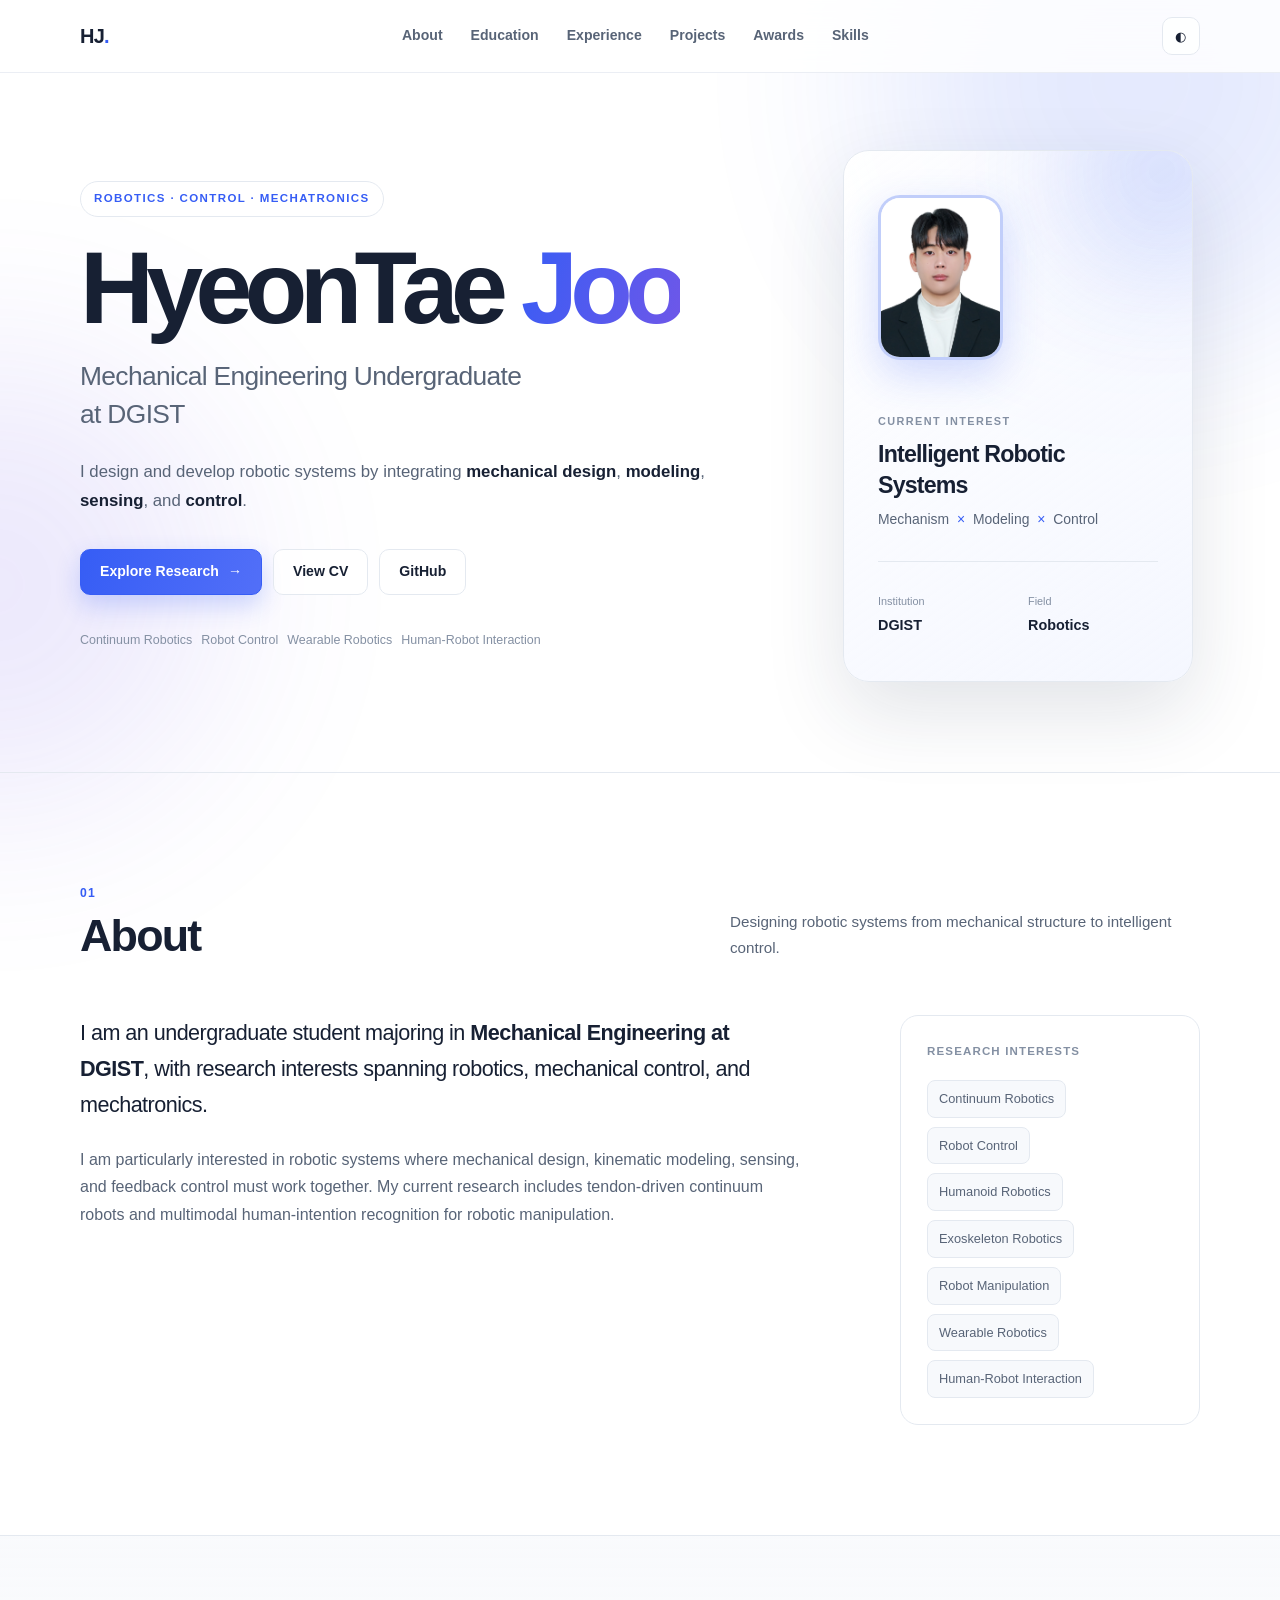
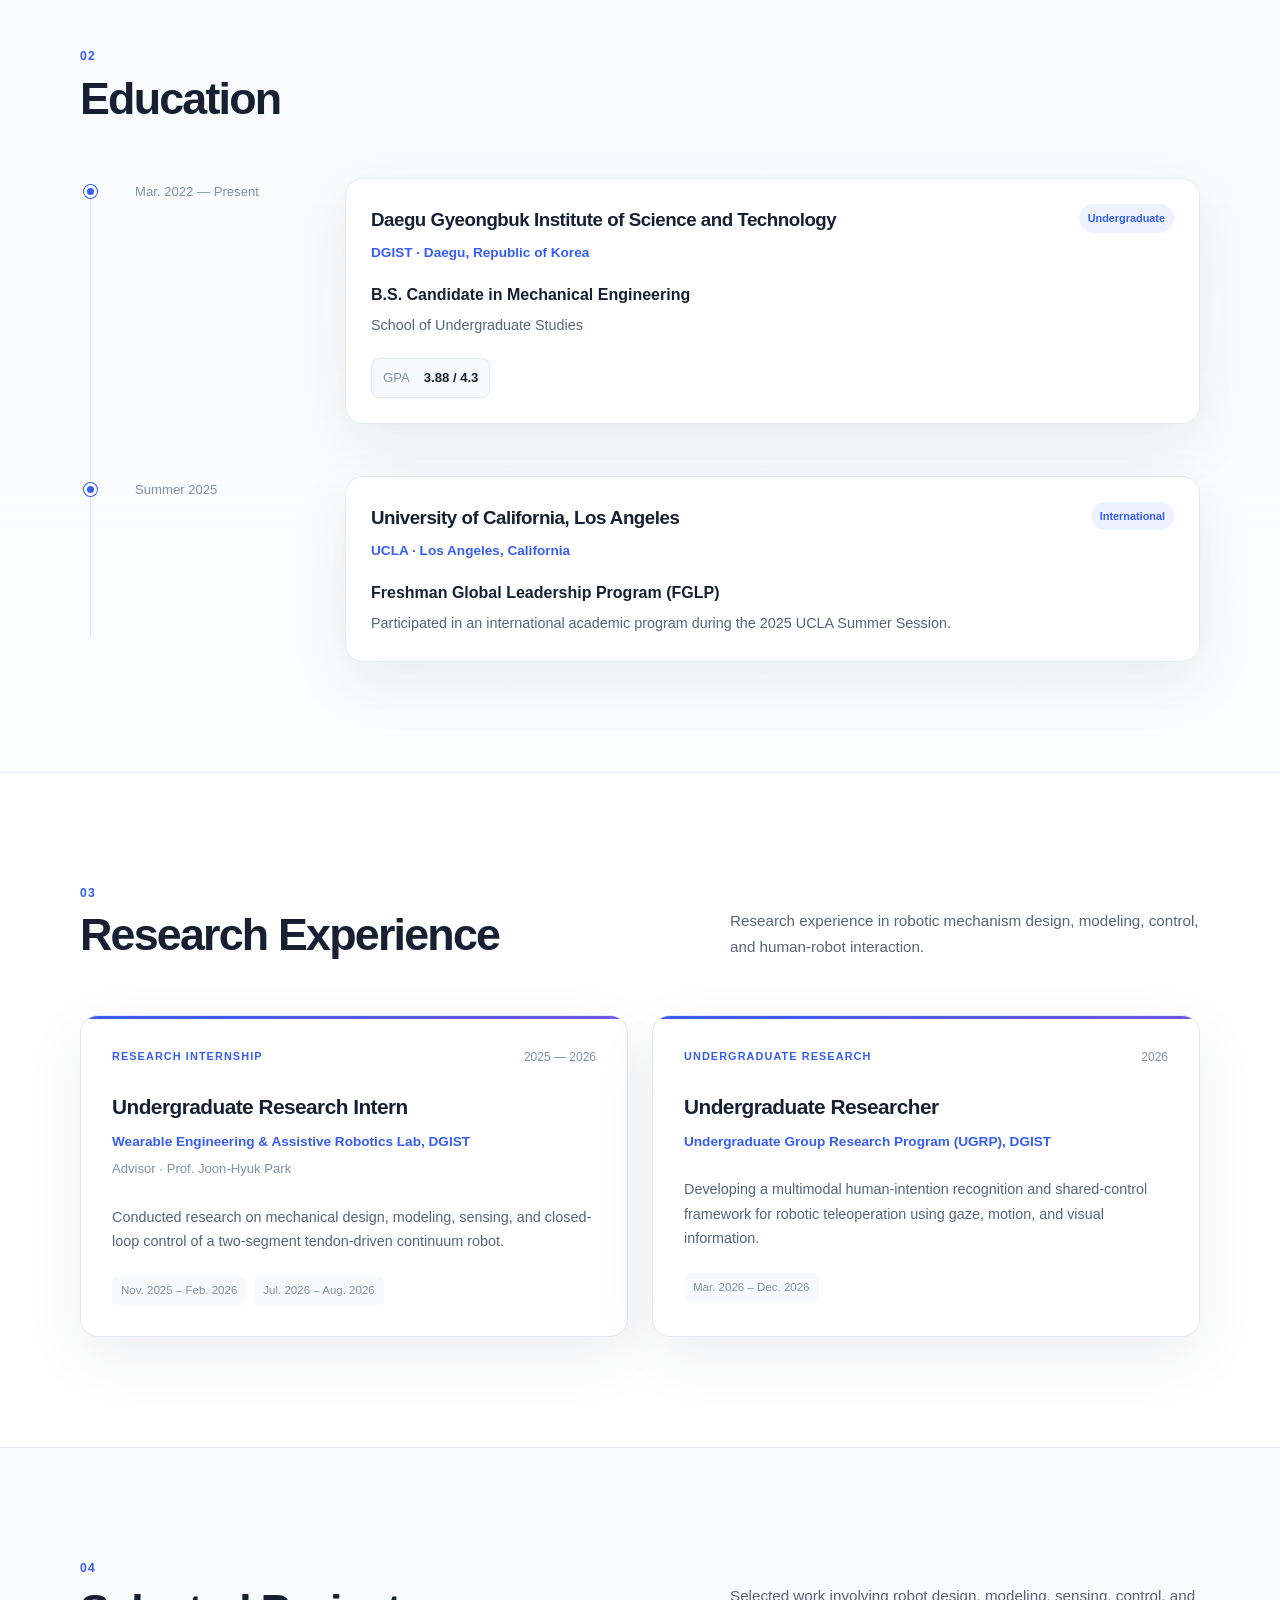
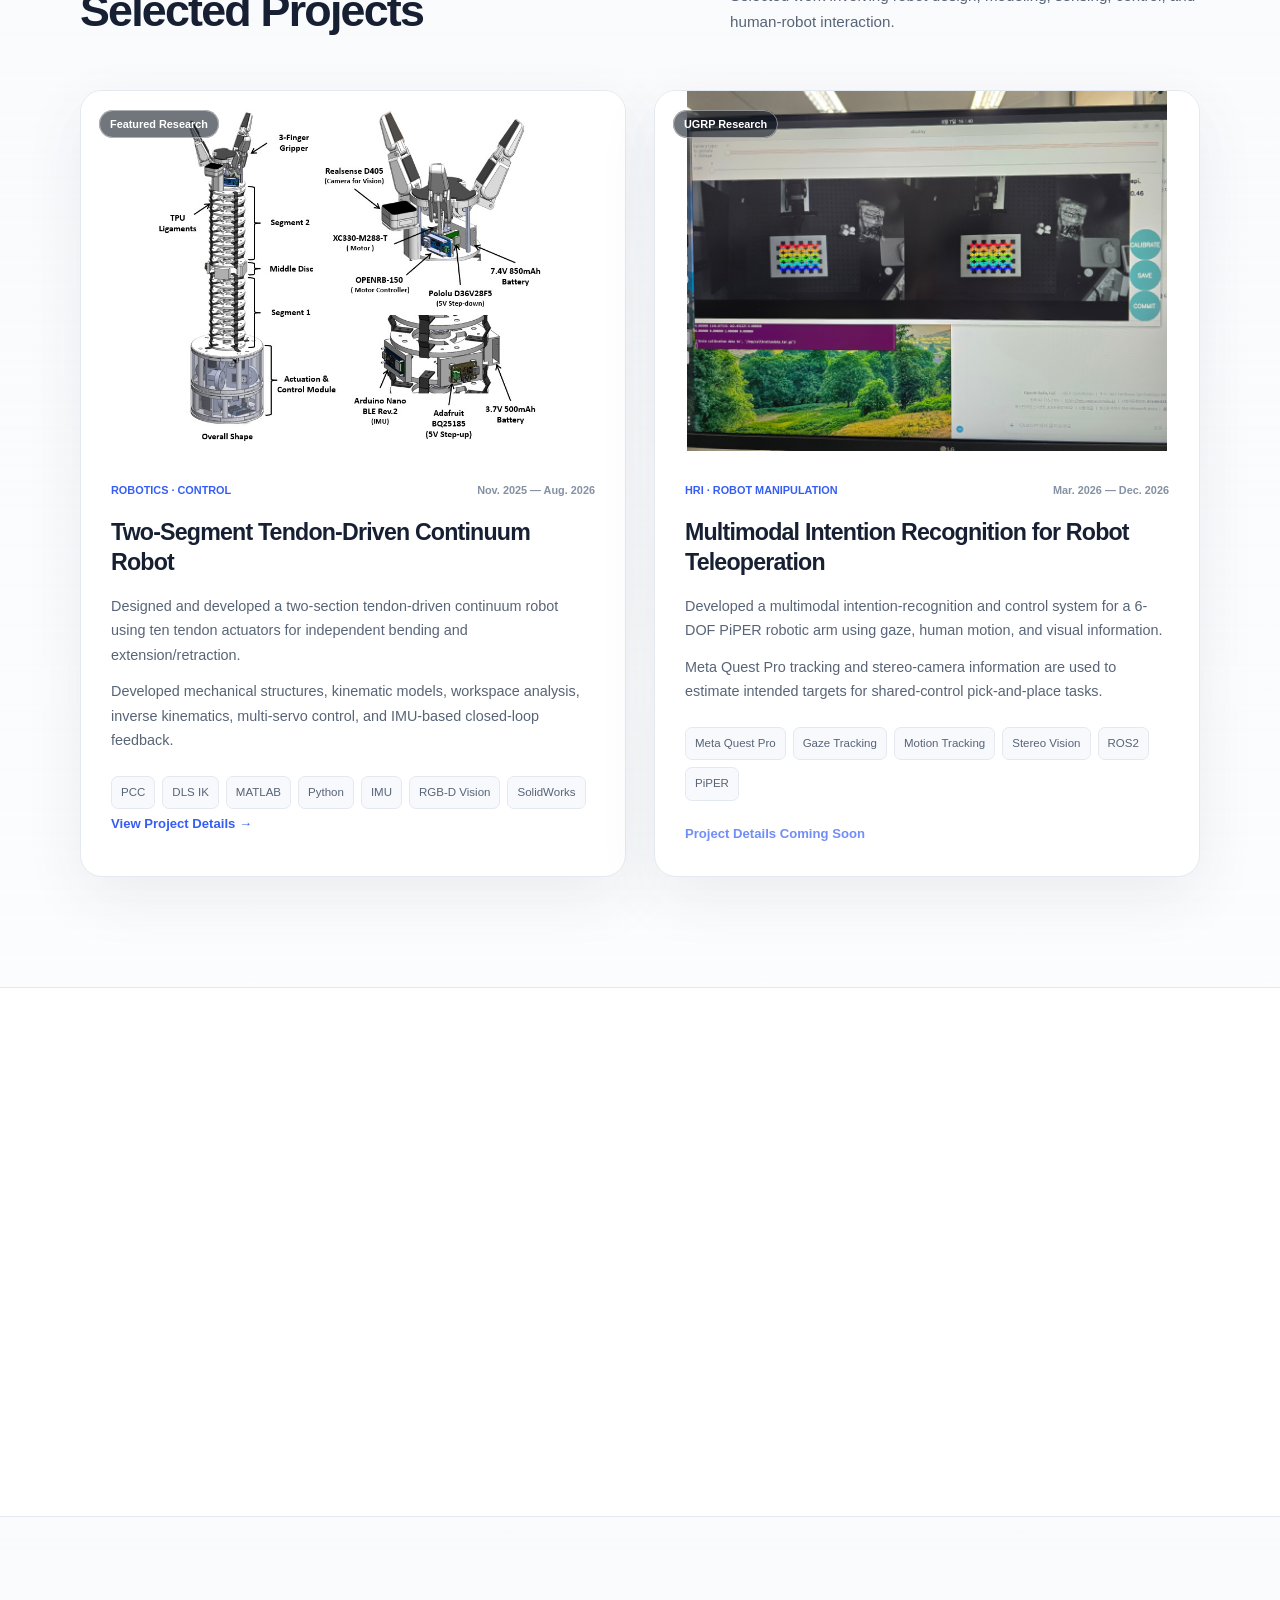
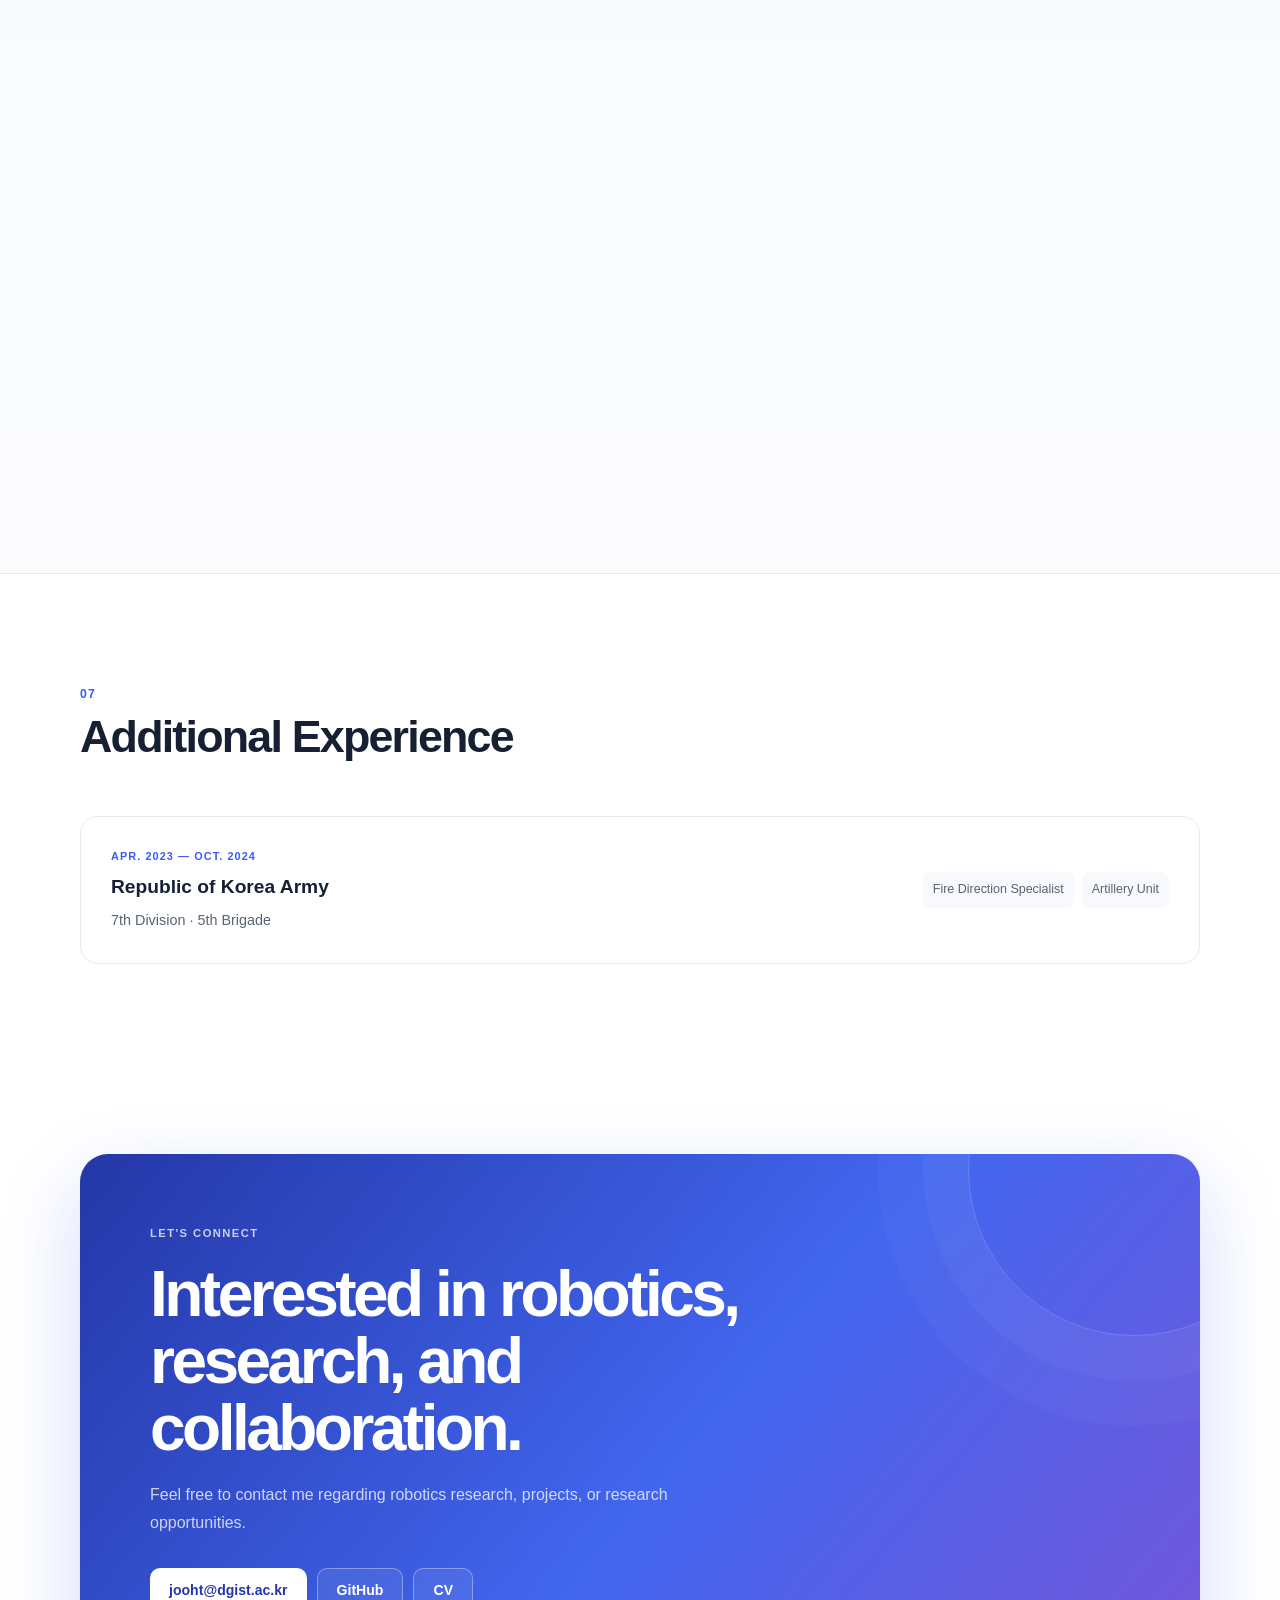
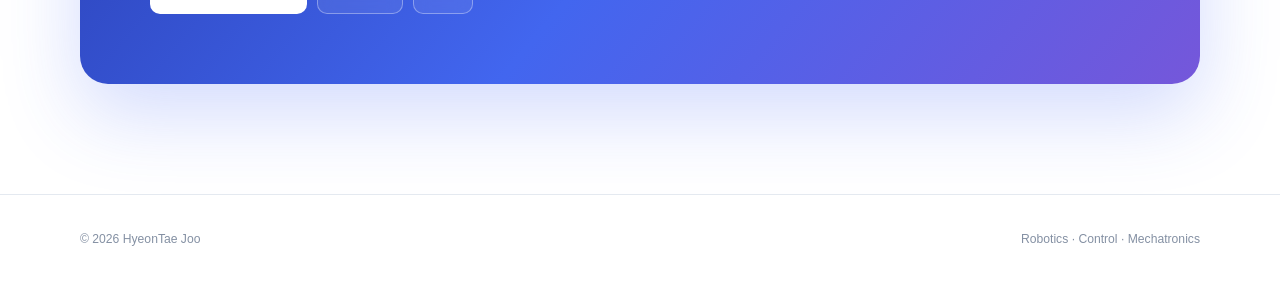
<file: index.html>
<!DOCTYPE html>
<html lang="en">

<head>
  <meta charset="UTF-8">

  <meta
    name="viewport"
    content="width=device-width, initial-scale=1.0"
  >

  <meta
    name="description"
    content="HyeonTae Joo - Mechanical Engineering undergraduate at DGIST working on robotics, control, continuum robots, wearable robotics, and human-robot interaction."
  >

  <title>HyeonTae Joo | Robotics & Mechatronics</title>

  <link rel="stylesheet" href="style.css">

  <script src="script.js" defer></script>
</head>


<body>

  <!-- Decorative background -->
  <div class="background-orb orb-one"></div>
  <div class="background-orb orb-two"></div>


  <!-- ========================
       NAVIGATION
  ========================= -->

  <header class="site-header">

    <nav class="navbar">

      <a href="#home" class="logo">
        HJ<span>.</span>
      </a>


      <div class="nav-links" id="navLinks">

        <a href="#about">About</a>
        <a href="#education">Education</a>
        <a href="#experience">Experience</a>
        <a href="#projects">Projects</a>
        <a href="#awards">Awards</a>
        <a href="#skills">Skills</a>

      </div>


      <div class="nav-actions">

        <button
          class="theme-toggle"
          id="themeToggle"
          aria-label="Toggle dark mode"
        >
          ◐
        </button>


        <button
          class="menu-toggle"
          id="menuToggle"
          aria-label="Open navigation menu"
        >
          ☰
        </button>

      </div>

    </nav>

  </header>



  <main>


    <!-- ========================
         HERO
    ========================= -->

    <section class="hero section-container" id="home">

      <div class="hero-content reveal">

        <div class="eyebrow">
          ROBOTICS · CONTROL · MECHATRONICS
        </div>


        <h1>
          HyeonTae
          <span>Joo</span>
        </h1>


        <h2>
          Mechanical Engineering Undergraduate
          <br>
          at DGIST
        </h2>


        <p class="hero-description">

          I design and develop robotic systems by integrating
          <strong>mechanical design</strong>,
          <strong>modeling</strong>,
          <strong>sensing</strong>, and
          <strong>control</strong>.

        </p>


        <div class="hero-buttons">

          <a
            href="#projects"
            class="button button-primary"
          >
            Explore Research
            <span>→</span>
          </a>


          <a
            href="files/Hyeontae_Joo_CV.pdf"
            class="button button-secondary"
            target="_blank"
            rel="noreferrer"
          >
            View CV
          </a>


          <a
            href="https://github.com/hyeontaejoo"
            class="button button-secondary"
            target="_blank"
            rel="noreferrer"
          >
            GitHub
          </a>

        </div>


        <div class="hero-tags">

          <span>Continuum Robotics</span>
          <span>Robot Control</span>
          <span>Wearable Robotics</span>
          <span>Human-Robot Interaction</span>

        </div>

      </div>



      <!-- Hero visual -->

      <div class="hero-visual reveal">

        <div class="profile-card">

          <div class="profile-glow"></div>


          <div class="avatar">
            <img
              src="image/profile.jpg"
              alt="HyeonTae Joo"
            >
          </div>


          <p class="profile-small">
            CURRENT INTEREST
          </p>


          <h3>
            Intelligent Robotic Systems
          </h3>


          <p>
            Mechanism
            <span>×</span>
            Modeling
            <span>×</span>
            Control
          </p>


          <div class="profile-divider"></div>


          <div class="profile-location">

            <div>
              <span>Institution</span>
              <strong>DGIST</strong>
            </div>


            <div>
              <span>Field</span>
              <strong>Robotics</strong>
            </div>

          </div>

        </div>

      </div>

    </section>



    <!-- ========================
         ABOUT
    ========================= -->

    <section class="content-section" id="about">

      <div class="section-container">

        <div class="section-heading reveal">

          <div>
            <p class="section-number">
              01
            </p>

            <h2>
              About
            </h2>
          </div>


          <p>
            Designing robotic systems from
            mechanical structure to intelligent control.
          </p>

        </div>



        <div class="about-layout reveal">

          <div class="about-main">

            <p class="large-text">

              I am an undergraduate student majoring in
              <strong>Mechanical Engineering at DGIST</strong>,
              with research interests spanning robotics,
              mechanical control, and mechatronics.

            </p>


            <p>

              I am particularly interested in robotic systems
              where mechanical design, kinematic modeling,
              sensing, and feedback control must work together.

              My current research includes tendon-driven
              continuum robots and multimodal human-intention
              recognition for robotic manipulation.

            </p>

          </div>


          <div class="interest-panel">

            <p class="panel-title">
              Research Interests
            </p>

            <div class="interest-list">

              <span>Continuum Robotics</span>
              <span>Robot Control</span>
              <span>Humanoid Robotics</span>
              <span>Exoskeleton Robotics</span>
              <span>Robot Manipulation</span>
              <span>Wearable Robotics</span>
              <span>Human-Robot Interaction</span>

            </div>

          </div>

        </div>

      </div>

    </section>



    <!-- ========================
         EDUCATION
    ========================= -->

    <section class="content-section alternate" id="education">

      <div class="section-container">

        <div class="section-heading reveal">

          <div>
            <p class="section-number">
              02
            </p>

            <h2>
              Education
            </h2>
          </div>

        </div>


        <div class="timeline">


          <!-- DGIST -->

          <article class="timeline-entry reveal">

            <div class="timeline-marker"></div>


            <div class="timeline-date">
              Mar. 2022 — Present
            </div>


            <div class="timeline-content">

              <div class="timeline-header">

                <div>

                  <h3>
                    Daegu Gyeongbuk Institute of Science
                    and Technology
                  </h3>

                  <p class="organization">
                    DGIST · Daegu, Republic of Korea
                  </p>

                </div>


                <span class="timeline-badge">
                  Undergraduate
                </span>

              </div>


              <p class="role">
                B.S. Candidate in Mechanical Engineering
              </p>


              <p>
                School of Undergraduate Studies
              </p>


              <div class="education-detail">

                <span>
                  GPA
                </span>

                <strong>
                  3.88 / 4.3
                </strong>

              </div>

            </div>

          </article>



          <!-- UCLA -->

          <article class="timeline-entry reveal">

            <div class="timeline-marker"></div>


            <div class="timeline-date">
              Summer 2025
            </div>


            <div class="timeline-content">

              <div class="timeline-header">

                <div>

                  <h3>
                    University of California,
                    Los Angeles
                  </h3>

                  <p class="organization">
                    UCLA · Los Angeles, California
                  </p>

                </div>


                <span class="timeline-badge">
                  International
                </span>

              </div>


              <p class="role">
                Freshman Global Leadership Program (FGLP)
              </p>


              <p>

                Participated in an international academic
                program during the 2025 UCLA Summer Session.

              </p>

            </div>

          </article>


        </div>

      </div>

    </section>



    <!-- ========================
         RESEARCH EXPERIENCE
    ========================= -->

    <section class="content-section" id="experience">

      <div class="section-container">

        <div class="section-heading reveal">

          <div>

            <p class="section-number">
              03
            </p>

            <h2>
              Research Experience
            </h2>

          </div>


          <p>
            Research experience in robotic mechanism design,
            modeling, control, and human-robot interaction.
          </p>

        </div>



        <div class="experience-grid">


          <!-- Wearable Lab -->

          <article class="experience-card reveal">

            <div class="card-top">

              <span class="card-label">
                RESEARCH INTERNSHIP
              </span>

              <span class="card-date">
                2025 — 2026
              </span>

            </div>


            <h3>
              Undergraduate Research Intern
            </h3>


            <p class="organization">

              Wearable Engineering &
              Assistive Robotics Lab, DGIST

            </p>


            <p class="advisor">
              Advisor · Prof. Joon-Hyuk Park
            </p>


            <p class="card-description">

              Conducted research on mechanical design,
              modeling, sensing, and closed-loop control
              of a two-segment tendon-driven continuum robot.

            </p>


            <div class="period-list">

              <span>
                Nov. 2025 – Feb. 2026
              </span>

              <span>
                Jul. 2026 – Aug. 2026
              </span>

            </div>

          </article>



          <!-- UGRP -->

          <article class="experience-card reveal">

            <div class="card-top">

              <span class="card-label">
                UNDERGRADUATE RESEARCH
              </span>

              <span class="card-date">
                2026
              </span>

            </div>


            <h3>
              Undergraduate Researcher
            </h3>


            <p class="organization">

              Undergraduate Group Research Program
              (UGRP), DGIST

            </p>


            <p class="card-description">

              Developing a multimodal human-intention
              recognition and shared-control framework
              for robotic teleoperation using gaze,
              motion, and visual information.

            </p>


            <div class="period-list">

              <span>
                Mar. 2026 – Dec. 2026
              </span>

            </div>

          </article>


        </div>

      </div>

    </section>



    <!-- ========================
         PROJECTS
    ========================= -->

    <section class="content-section alternate" id="projects">

      <div class="section-container">


        <div class="section-heading reveal">

          <div>

            <p class="section-number">
              04
            </p>

            <h2>
              Selected Projects
            </h2>

          </div>


          <p>

            Selected work involving robot design,
            modeling, sensing, control,
            and human-robot interaction.

          </p>

        </div>



        <div class="project-list">


          <!-- TDCR -->

          <article class="project-card featured reveal">

            <div class="project-image">

              <img
                src="image/tdcr.jpg"
                alt="Two-Segment Tendon-Driven Continuum Robot"
              >

              <div class="project-image-overlay">

                <span>
                  Featured Research
                </span>

              </div>

            </div>



            <div class="project-content">

              <div class="project-meta">

                <span>
                  ROBOTICS · CONTROL
                </span>

                <span>
                  Nov. 2025 — Aug. 2026
                </span>

              </div>


              <h3>
                Two-Segment Tendon-Driven
                Continuum Robot
              </h3>


              <p>

                Designed and developed a two-section
                tendon-driven continuum robot using ten
                tendon actuators for independent bending
                and extension/retraction.

              </p>


              <p>

                Developed mechanical structures,
                kinematic models, workspace analysis,
                inverse kinematics, multi-servo control,
                and IMU-based closed-loop feedback.

              </p>


              <div class="tech-list">

                <span>PCC</span>
                <span>DLS IK</span>
                <span>MATLAB</span>
                <span>Python</span>
                <span>IMU</span>
                <span>RGB-D Vision</span>
                <span>SolidWorks</span>

              </div>


              <a
                href="projects/tdcr.html"
                class="project-link"
              >
                View Project Details →
              </a>

            </div>

          </article>



          <!-- UGRP -->

          <article class="project-card reveal">

            <div class="project-image">

              <img
                src="image/ugrp.jpg"
                alt="Multimodal Robot Teleoperation"
              >

              <div class="project-image-overlay">

                <span>
                  UGRP Research
                </span>

              </div>

            </div>



            <div class="project-content">

              <div class="project-meta">

                <span>
                  HRI · ROBOT MANIPULATION
                </span>

                <span>
                  Mar. 2026 — Dec. 2026
                </span>

              </div>


              <h3>
                Multimodal Intention Recognition
                for Robot Teleoperation
              </h3>


              <p>

                Developed a multimodal intention-recognition
                and control system for a 6-DOF PiPER robotic
                arm using gaze, human motion,
                and visual information.

              </p>


              <p>

                Meta Quest Pro tracking and stereo-camera
                information are used to estimate intended
                targets for shared-control pick-and-place tasks.

              </p>


              <div class="tech-list">

                <span>Meta Quest Pro</span>
                <span>Gaze Tracking</span>
                <span>Motion Tracking</span>
                <span>Stereo Vision</span>
                <span>ROS2</span>
                <span>PiPER</span>

              </div>


              <button class="project-link disabled-link">
                Project Details Coming Soon
              </button>

            </div>

          </article>


        </div>

      </div>

    </section>



    <!-- ========================
         AWARDS
    ========================= -->

    <section class="content-section" id="awards">

      <div class="section-container">


        <div class="section-heading reveal">

          <div>

            <p class="section-number">
              05
            </p>

            <h2>
              Honors & Awards
            </h2>

          </div>

        </div>



        <div class="award-grid">


          <article class="award-card reveal">

            <span class="award-year">
              2026
            </span>

            <div>

              <h3>
                DGIST Dean's List
              </h3>

              <p>
                August 2026
              </p>

            </div>

          </article>



          <article class="award-card reveal">

            <span class="award-year">
              2025
            </span>

            <div>

              <h3>
                DGIST Dean's List
              </h3>

              <p>
                March 2025
              </p>

            </div>

          </article>



          <article class="award-card reveal">

            <span class="award-year">
              2021
            </span>

            <div>

              <h3>
                Government-Funded
                Full-Tuition Scholarship
              </h3>

              <p>
                Undergraduate study at DGIST
              </p>

            </div>

          </article>


        </div>

      </div>

    </section>



    <!-- ========================
         SKILLS
    ========================= -->

    <section class="content-section alternate" id="skills">

      <div class="section-container">


        <div class="section-heading reveal">

          <div>

            <p class="section-number">
              06
            </p>

            <h2>
              Technical Skills
            </h2>

          </div>

        </div>



        <div class="skills-grid">


          <article class="skill-card reveal">

            <div class="skill-icon">
              &lt;/&gt;
            </div>

            <h3>
              Programming
            </h3>

            <div class="skill-tags">

              <span>Python</span>
              <span>MATLAB</span>
              <span>C / C++</span>
              <span>Arduino</span>

            </div>

          </article>



          <article class="skill-card reveal">

            <div class="skill-icon">
              R
            </div>

            <h3>
              Robotics & Control
            </h3>

            <div class="skill-tags">

              <span>ROS2</span>
              <span>Kinematics</span>
              <span>Robot Control</span>
              <span>Sensor Integration</span>
              <span>IMU Feedback</span>

            </div>

          </article>



          <article class="skill-card reveal">

            <div class="skill-icon">
              CAD
            </div>

            <h3>
              Mechanical Design
            </h3>

            <div class="skill-tags">

              <span>SolidWorks</span>
              <span>AutoCAD</span>
              <span>Fusion</span>
              <span>CAD Design</span>

            </div>

          </article>



          <article class="skill-card reveal">

            <div class="skill-icon">
              3D
            </div>

            <h3>
              Prototyping
            </h3>

            <div class="skill-tags">

              <span>3D Printing</span>
              <span>Rapid Prototyping</span>
              <span>Mechanical Assembly</span>
              <span>Mechatronics</span>

            </div>

          </article>


        </div>

      </div>

    </section>



    <!-- ========================
         ADDITIONAL EXPERIENCE
    ========================= -->

    <section class="content-section">

      <div class="section-container">

        <div class="section-heading reveal">

          <div>

            <p class="section-number">
              07
            </p>

            <h2>
              Additional Experience
            </h2>

          </div>

        </div>


        <article class="military-card reveal">

          <div>

            <p class="card-label">
              APR. 2023 — OCT. 2024
            </p>

            <h3>
              Republic of Korea Army
            </h3>

            <p>
              7th Division · 5th Brigade
            </p>

          </div>


          <div class="military-role">

            <span>
              Fire Direction Specialist
            </span>

            <span>
              Artillery Unit
            </span>

          </div>

        </article>

      </div>

    </section>



    <!-- ========================
         CONTACT
    ========================= -->

    <section class="contact-section" id="contact">

      <div class="section-container">

        <div class="contact-card reveal">

          <p class="contact-label">
            LET'S CONNECT
          </p>


          <h2>
            Interested in robotics,
            <br>
            research, and collaboration.
          </h2>


          <p>

            Feel free to contact me regarding
            robotics research, projects,
            or research opportunities.

          </p>


          <div class="contact-buttons">

            <a
              href="mailto:jooht@dgist.ac.kr"
              class="button contact-primary"
            >
              jooht@dgist.ac.kr
            </a>


            <a
              href="https://github.com/hyeontaejoo"
              target="_blank"
              rel="noreferrer"
              class="button contact-secondary"
            >
              GitHub
            </a>


            <a
              href="files/Hyeontae_Joo_CV.pdf"
              target="_blank"
              rel="noreferrer"
              class="button contact-secondary"
            >
              CV
            </a>

          </div>

        </div>

      </div>

    </section>


  </main>



  <!-- ========================
       FOOTER
  ========================= -->

  <footer>

    <div class="footer-inner">

      <p>
        © 2026 HyeonTae Joo
      </p>


      <p>
        Robotics · Control · Mechatronics
      </p>

    </div>

  </footer>


</body>
</html>
</file>
<file: style.css>
/* =========================================================
   ROOT
========================================================= */

:root {
  --bg: #ffffff;
  --bg-soft: #f7f9fc;
  --surface: rgba(255, 255, 255, 0.78);
  --surface-solid: #ffffff;

  --text: #172033;
  --text-secondary: #586477;
  --muted: #8490a3;

  --border: #e4e9f0;

  --primary: #365df5;
  --primary-dark: #2846c7;
  --primary-soft: #eef2ff;

  --purple: #7057e8;

  --shadow:
    0 20px 60px rgba(32, 47, 81, 0.08);

  --shadow-large:
    0 30px 80px rgba(32, 47, 81, 0.13);

  --radius: 18px;
  --container: 1120px;
}


/* =========================================================
   DARK MODE
========================================================= */

[data-theme="dark"] {
  --bg: #0d1117;
  --bg-soft: #111720;

  --surface: rgba(19, 26, 37, 0.78);
  --surface-solid: #131a25;

  --text: #edf2f8;
  --text-secondary: #a9b4c4;
  --muted: #768296;

  --border: #263142;

  --primary: #6d8cff;
  --primary-dark: #89a2ff;
  --primary-soft: #172142;

  --shadow:
    0 20px 60px rgba(0, 0, 0, 0.25);

  --shadow-large:
    0 30px 80px rgba(0, 0, 0, 0.4);
}


/* =========================================================
   RESET
========================================================= */

* {
  margin: 0;
  padding: 0;
  box-sizing: border-box;
}


html {
  scroll-behavior: smooth;
}


body {
  font-family:
    Inter,
    -apple-system,
    BlinkMacSystemFont,
    "Segoe UI",
    Roboto,
    Helvetica,
    Arial,
    sans-serif;

  background: var(--bg);
  color: var(--text);

  line-height: 1.7;

  overflow-x: hidden;

  transition:
    background 0.3s ease,
    color 0.3s ease;

  -webkit-font-smoothing: antialiased;
}


a {
  color: inherit;
  text-decoration: none;
}


button {
  font-family: inherit;
}


img {
  display: block;
  max-width: 100%;
}


/* =========================================================
   BACKGROUND DECORATION
========================================================= */

.background-orb {
  position: fixed;

  pointer-events: none;

  z-index: -2;

  border-radius: 50%;

  filter: blur(100px);

  opacity: 0.13;
}


.orb-one {
  width: 520px;
  height: 520px;

  top: -180px;
  right: -120px;

  background: var(--primary);
}


.orb-two {
  width: 450px;
  height: 450px;

  bottom: 10%;
  left: -230px;

  background: var(--purple);
}


/* =========================================================
   HEADER
========================================================= */

.site-header {
  position: fixed;

  top: 0;
  left: 0;
  right: 0;

  z-index: 1000;

  border-bottom: 1px solid
    color-mix(in srgb, var(--border) 75%, transparent);

  background:
    color-mix(in srgb, var(--bg) 82%, transparent);

  backdrop-filter: blur(18px);
}


.navbar {
  width: min(var(--container), calc(100% - 48px));

  height: 72px;

  margin: auto;

  display: flex;

  align-items: center;
  justify-content: space-between;
}


.logo {
  font-size: 1.25rem;

  font-weight: 800;

  letter-spacing: -0.04em;
}


.logo span {
  color: var(--primary);
}


.nav-links {
  display: flex;

  align-items: center;

  gap: 28px;
}


.nav-links a {
  position: relative;

  color: var(--text-secondary);

  font-size: 0.88rem;
  font-weight: 600;

  transition: color 0.2s ease;
}


.nav-links a::after {
  position: absolute;

  content: "";

  left: 0;
  bottom: -6px;

  width: 0;
  height: 2px;

  background: var(--primary);

  transition: width 0.25s ease;
}


.nav-links a:hover {
  color: var(--text);
}


.nav-links a:hover::after {
  width: 100%;
}


.nav-actions {
  display: flex;

  align-items: center;

  gap: 8px;
}


.theme-toggle,
.menu-toggle {
  width: 38px;
  height: 38px;

  display: grid;

  place-items: center;

  border: 1px solid var(--border);

  border-radius: 10px;

  background: var(--surface);

  color: var(--text);

  cursor: pointer;

  transition:
    transform 0.2s ease,
    background 0.2s ease;
}


.theme-toggle:hover,
.menu-toggle:hover {
  transform: translateY(-1px);

  background: var(--bg-soft);
}


.menu-toggle {
  display: none;
}


/* =========================================================
   COMMON
========================================================= */

.section-container {
  width: min(var(--container), calc(100% - 48px));

  margin: auto;
}


.content-section {
  padding: 110px 0;

  border-top: 1px solid var(--border);
}


.alternate {
  background:
    linear-gradient(
      180deg,
      color-mix(in srgb, var(--bg-soft) 76%, transparent),
      color-mix(in srgb, var(--bg-soft) 42%, transparent)
    );
}


.section-heading {
  display: flex;

  justify-content: space-between;
  align-items: flex-end;

  gap: 60px;

  margin-bottom: 55px;
}


.section-number {
  margin-bottom: 7px;

  color: var(--primary);

  font-size: 0.76rem;
  font-weight: 800;

  letter-spacing: 0.1em;
}


.section-heading h2 {
  font-size: clamp(2rem, 4vw, 2.8rem);

  line-height: 1.1;

  letter-spacing: -0.04em;
}


.section-heading > p {
  max-width: 470px;

  color: var(--text-secondary);

  font-size: 0.95rem;
}


/* =========================================================
   HERO
========================================================= */

.hero {
  min-height: 760px;

  padding-top: 150px;
  padding-bottom: 90px;

  display: grid;

  grid-template-columns:
    minmax(0, 1.3fr)
    minmax(320px, 0.7fr);

  align-items: center;

  gap: 80px;
}


.eyebrow {
  display: inline-flex;

  margin-bottom: 26px;

  padding: 7px 13px;

  border: 1px solid var(--border);

  border-radius: 999px;

  background: var(--surface);

  color: var(--primary);

  font-size: 0.72rem;
  font-weight: 800;

  letter-spacing: 0.12em;
}


.hero h1 {
  margin-bottom: 24px;

  font-size: clamp(4.2rem, 8vw, 7.2rem);

  font-weight: 800;

  line-height: 0.88;

  letter-spacing: -0.075em;
}


.hero h1 span {
  background:
    linear-gradient(
      110deg,
      var(--primary),
      var(--purple)
    );

  -webkit-background-clip: text;
  background-clip: text;

  color: transparent;
}


.hero h2 {
  margin-bottom: 25px;

  color: var(--text-secondary);

  font-size: clamp(1.25rem, 2.3vw, 1.65rem);

  font-weight: 500;

  line-height: 1.45;

  letter-spacing: -0.025em;
}


.hero-description {
  max-width: 680px;

  margin-bottom: 34px;

  color: var(--text-secondary);

  font-size: 1.05rem;
}


.hero-description strong {
  color: var(--text);

  font-weight: 650;
}


.hero-buttons {
  display: flex;

  flex-wrap: wrap;

  gap: 11px;
}


.button {
  min-height: 46px;

  padding: 10px 19px;

  display: inline-flex;

  align-items: center;
  justify-content: center;

  gap: 9px;

  border-radius: 10px;

  font-size: 0.88rem;
  font-weight: 700;

  transition:
    transform 0.2s ease,
    box-shadow 0.2s ease,
    background 0.2s ease;
}


.button:hover {
  transform: translateY(-2px);
}


.button-primary {
  border: 1px solid var(--primary);

  background:
    linear-gradient(
      110deg,
      var(--primary),
      #526ff8
    );

  color: #ffffff;

  box-shadow:
    0 10px 25px
    color-mix(in srgb, var(--primary) 24%, transparent);
}


.button-primary:hover {
  box-shadow:
    0 15px 32px
    color-mix(in srgb, var(--primary) 34%, transparent);
}


.button-secondary {
  border: 1px solid var(--border);

  background: var(--surface);

  color: var(--text);
}


.button-secondary:hover {
  background: var(--bg-soft);
}


.hero-tags {
  margin-top: 35px;

  display: flex;

  flex-wrap: wrap;

  gap: 9px;
}


.hero-tags span {
  color: var(--muted);

  font-size: 0.78rem;
}


/* =========================================================
   PROFILE CARD
========================================================= */

.hero-visual {
  display: flex;

  justify-content: center;
}


.profile-card {
  position: relative;

  width: min(100%, 350px);

  padding: 44px 34px;

  overflow: hidden;

  border: 1px solid var(--border);

  border-radius: 26px;

  background:
    linear-gradient(
      145deg,
      color-mix(in srgb, var(--surface-solid) 90%, transparent),
      color-mix(in srgb, var(--primary-soft) 60%, transparent)
    );

  box-shadow: var(--shadow-large);
}


.profile-glow {
  position: absolute;

  width: 180px;
  height: 180px;

  top: -70px;
  right: -60px;

  border-radius: 50%;

  background: var(--primary);

  filter: blur(65px);

  opacity: 0.22;
}


/* =========================================================
   PROFILE IMAGE
   세로형 프로필 사진
========================================================= */

.avatar {
  position: relative;

  width: 125px;
  height: 165px;

  margin-bottom: 52px;

  overflow: hidden;

  border-radius: 22px;

  border: 3px solid
    color-mix(in srgb, var(--primary) 28%, transparent);

  background: var(--bg-soft);

  box-shadow:
    0 15px 40px
    color-mix(in srgb, var(--primary) 22%, transparent);
}


.avatar img {
  width: 100%;
  height: 100%;

  object-fit: cover;

  object-position: center;

  transition: transform 0.35s ease;
}


.profile-card:hover .avatar img {
  transform: scale(1.04);
}


.profile-small {
  margin-top: 0;

  margin-bottom: 9px;

  color: var(--muted);

  font-size: 0.68rem;
  font-weight: 800;

  letter-spacing: 0.13em;
}


.profile-card h3 {
  margin-bottom: 8px;

  font-size: 1.45rem;

  line-height: 1.3;

  letter-spacing: -0.035em;
}


.profile-card > p:not(.profile-small) {
  color: var(--text-secondary);

  font-size: 0.87rem;
}


.profile-card > p span {
  margin: 0 4px;

  color: var(--primary);
}


.profile-divider {
  height: 1px;

  margin: 30px 0;

  background: var(--border);
}


.profile-location {
  display: grid;

  grid-template-columns: 1fr 1fr;

  gap: 20px;
}


.profile-location div {
  display: flex;

  flex-direction: column;
}


.profile-location span {
  color: var(--muted);

  font-size: 0.68rem;
}


.profile-location strong {
  margin-top: 2px;

  font-size: 0.9rem;
}


/* =========================================================
   ABOUT
========================================================= */

.about-layout {
  display: grid;

  grid-template-columns:
    minmax(0, 1.45fr)
    minmax(300px, 0.55fr);

  gap: 80px;
}


.about-main {
  max-width: 720px;
}


.about-main p {
  margin-bottom: 24px;

  color: var(--text-secondary);
}


.about-main .large-text {
  color: var(--text);

  font-size: 1.35rem;

  line-height: 1.65;

  letter-spacing: -0.025em;
}


.interest-panel {
  height: fit-content;

  padding: 26px;

  border: 1px solid var(--border);

  border-radius: var(--radius);

  background: var(--surface);
}


.panel-title {
  margin-bottom: 18px;

  color: var(--muted);

  font-size: 0.72rem;
  font-weight: 800;

  letter-spacing: 0.1em;

  text-transform: uppercase;
}


.interest-list {
  display: flex;

  flex-wrap: wrap;

  gap: 9px;
}


.interest-list span {
  padding: 7px 11px;

  border: 1px solid var(--border);

  border-radius: 8px;

  background: var(--bg-soft);

  color: var(--text-secondary);

  font-size: 0.8rem;
}


/* =========================================================
   TIMELINE / EDUCATION
========================================================= */

.timeline {
  position: relative;
}


.timeline::before {
  position: absolute;

  content: "";

  top: 10px;
  bottom: 25px;
  left: 10px;

  width: 1px;

  background: var(--border);
}


.timeline-entry {
  position: relative;

  padding-left: 55px;

  display: grid;

  grid-template-columns: 170px 1fr;

  gap: 40px;

  margin-bottom: 52px;
}


.timeline-entry:last-child {
  margin-bottom: 0;
}


.timeline-marker {
  position: absolute;

  top: 7px;
  left: 4px;

  width: 13px;
  height: 13px;

  border: 3px solid var(--bg);

  border-radius: 50%;

  background: var(--primary);

  box-shadow:
    0 0 0 1px var(--primary);
}


.timeline-date {
  padding-top: 3px;

  color: var(--muted);

  font-size: 0.82rem;
}


.timeline-content {
  padding: 25px;

  border: 1px solid var(--border);

  border-radius: var(--radius);

  background: var(--surface-solid);

  box-shadow: var(--shadow);
}


.timeline-header {
  display: flex;

  justify-content: space-between;
  align-items: flex-start;

  gap: 25px;

  margin-bottom: 17px;
}


.timeline-header h3 {
  margin-bottom: 5px;

  font-size: 1.17rem;

  letter-spacing: -0.025em;
}


.organization {
  color: var(--primary);

  font-size: 0.85rem;

  font-weight: 650;
}


.timeline-badge {
  flex-shrink: 0;

  padding: 5px 9px;

  border-radius: 999px;

  background: var(--primary-soft);

  color: var(--primary);

  font-size: 0.68rem;
  font-weight: 700;
}


.role {
  margin-bottom: 5px;

  color: var(--text);

  font-weight: 650;
}


.timeline-content > p:not(.organization):not(.role) {
  color: var(--text-secondary);

  font-size: 0.9rem;
}


.education-detail {
  margin-top: 20px;

  width: fit-content;

  padding: 8px 11px;

  display: flex;

  gap: 14px;

  border: 1px solid var(--border);

  border-radius: 8px;

  background: var(--bg-soft);

  font-size: 0.82rem;
}


.education-detail span {
  color: var(--muted);
}


/* =========================================================
   EXPERIENCE
========================================================= */

.experience-grid {
  display: grid;

  grid-template-columns: repeat(2, 1fr);

  gap: 24px;
}


.experience-card {
  position: relative;

  padding: 31px;

  overflow: hidden;

  border: 1px solid var(--border);

  border-radius: var(--radius);

  background: var(--surface-solid);

  box-shadow: var(--shadow);

  transition:
    transform 0.25s ease,
    box-shadow 0.25s ease;
}


.experience-card:hover {
  transform: translateY(-5px);

  box-shadow: var(--shadow-large);
}


.experience-card::before {
  position: absolute;

  content: "";

  top: 0;
  left: 0;
  right: 0;

  height: 3px;

  background:
    linear-gradient(
      90deg,
      var(--primary),
      var(--purple)
    );
}


.card-top {
  margin-bottom: 22px;

  display: flex;

  justify-content: space-between;

  gap: 20px;
}


.card-label {
  color: var(--primary);

  font-size: 0.68rem;
  font-weight: 800;

  letter-spacing: 0.1em;
}


.card-date {
  color: var(--muted);

  font-size: 0.75rem;
}


.experience-card h3 {
  margin-bottom: 6px;

  font-size: 1.3rem;

  letter-spacing: -0.025em;
}


.advisor {
  margin-top: 5px;

  color: var(--muted);

  font-size: 0.82rem;
}


.card-description {
  margin-top: 24px;

  color: var(--text-secondary);

  font-size: 0.9rem;
}


.period-list {
  margin-top: 22px;

  display: flex;

  flex-wrap: wrap;

  gap: 8px;
}


.period-list span {
  padding: 5px 9px;

  border-radius: 6px;

  background: var(--bg-soft);

  color: var(--muted);

  font-size: 0.72rem;
}


/* =========================================================
   PROJECTS
========================================================= */

.project-list {
  display: grid;

  grid-template-columns: repeat(2, minmax(0, 1fr));

  gap: 28px;
}


.project-card {
  overflow: hidden;

  border: 1px solid var(--border);

  border-radius: 22px;

  background: var(--surface-solid);

  box-shadow: var(--shadow);

  transition:
    transform 0.3s ease,
    box-shadow 0.3s ease;
}


.project-card:hover {
  transform: translateY(-7px);

  box-shadow: var(--shadow-large);
}


.project-image {
  position: relative;

  height: 360px;

  display: flex;
  align-items: center;
  justify-content: center;
   
  overflow: hidden;

  background: #ffffff;
}


.project-image img {
  width: 100%;
  height: 100%;

  object-fit: contain;
  object-position: center;

  transition: transform 0.5s ease;
}


.project-card:hover .project-image img {
  transform: scale(1.035);
}


.project-image-overlay {
  position: absolute;

  top: 18px;
  left: 18px;
}


.project-image-overlay span {
  padding: 7px 10px;

  border: 1px solid rgba(255, 255, 255, 0.45);

  border-radius: 999px;

  background: rgba(12, 18, 30, 0.58);

  backdrop-filter: blur(8px);

  color: #ffffff;

  font-size: 0.68rem;
  font-weight: 700;
}


.project-content {
  padding: 30px;
}


.project-meta {
  margin-bottom: 17px;

  display: flex;

  justify-content: space-between;

  gap: 20px;

  color: var(--muted);

  font-size: 0.68rem;
  font-weight: 700;
}


.project-meta span:first-child {
  color: var(--primary);
}


.project-content h3 {
  margin-bottom: 17px;

  font-size: 1.45rem;

  line-height: 1.3;

  letter-spacing: -0.035em;
}


.project-content > p {
  margin-bottom: 12px;

  color: var(--text-secondary);

  font-size: 0.9rem;
}


.tech-list {
  margin-top: 23px;

  display: flex;

  flex-wrap: wrap;

  gap: 7px;
}


.tech-list span {
  padding: 6px 9px;

  border: 1px solid var(--border);

  border-radius: 7px;

  background: var(--bg-soft);

  color: var(--text-secondary);

  font-size: 0.72rem;
}


.project-link {
  margin-top: 25px;

  border: none;

  background: transparent;

  color: var(--primary);

  font-size: 0.82rem;
  font-weight: 700;
}


.disabled-link {
  cursor: default;

  opacity: 0.7;
}


/* =========================================================
   AWARDS
========================================================= */

.award-grid {
  display: grid;

  grid-template-columns: repeat(3, 1fr);

  gap: 20px;
}


.award-card {
  min-height: 160px;

  padding: 26px;

  display: flex;

  flex-direction: column;

  justify-content: space-between;

  border: 1px solid var(--border);

  border-radius: var(--radius);

  background: var(--surface-solid);

  transition:
    transform 0.25s ease,
    border-color 0.25s ease;
}


.award-card:hover {
  transform: translateY(-4px);

  border-color:
    color-mix(in srgb, var(--primary) 45%, var(--border));
}


.award-year {
  margin-bottom: 28px;

  color: var(--primary);

  font-size: 0.76rem;
  font-weight: 800;
}


.award-card h3 {
  margin-bottom: 4px;

  font-size: 1.05rem;

  line-height: 1.4;
}


.award-card p {
  color: var(--muted);

  font-size: 0.8rem;
}


/* =========================================================
   SKILLS
========================================================= */

.skills-grid {
  display: grid;

  grid-template-columns: repeat(4, 1fr);

  gap: 18px;
}


.skill-card {
  padding: 25px;

  border: 1px solid var(--border);

  border-radius: var(--radius);

  background: var(--surface-solid);

  transition:
    transform 0.25s ease,
    box-shadow 0.25s ease;
}


.skill-card:hover {
  transform: translateY(-4px);

  box-shadow: var(--shadow);
}


.skill-icon {
  width: 45px;
  height: 45px;

  margin-bottom: 24px;

  display: grid;

  place-items: center;

  border-radius: 11px;

  background: var(--primary-soft);

  color: var(--primary);

  font-size: 0.76rem;
  font-weight: 800;
}


.skill-card h3 {
  margin-bottom: 17px;

  font-size: 1rem;
}


.skill-tags {
  display: flex;

  flex-direction: column;

  gap: 7px;
}


.skill-tags span {
  color: var(--text-secondary);

  font-size: 0.82rem;
}


/* =========================================================
   MILITARY
========================================================= */

.military-card {
  padding: 30px;

  display: flex;

  justify-content: space-between;
  align-items: center;

  gap: 40px;

  border: 1px solid var(--border);

  border-radius: var(--radius);

  background: var(--surface-solid);
}


.military-card h3 {
  margin: 5px 0;

  font-size: 1.2rem;
}


.military-card p:not(.card-label) {
  color: var(--text-secondary);

  font-size: 0.9rem;
}


.military-role {
  display: flex;

  flex-wrap: wrap;

  justify-content: flex-end;

  gap: 8px;
}


.military-role span {
  padding: 7px 10px;

  border-radius: 8px;

  background: var(--bg-soft);

  color: var(--text-secondary);

  font-size: 0.78rem;
}


/* =========================================================
   CONTACT
========================================================= */

.contact-section {
  padding: 80px 0 110px;
}


.contact-card {
  position: relative;

  overflow: hidden;

  padding: 70px;

  border-radius: 28px;

  background:
    linear-gradient(
      130deg,
      #2437a7,
      #4266ef 55%,
      #7557da
    );

  color: #ffffff;

  box-shadow:
    0 30px 80px rgba(54, 93, 245, 0.22);
}


.contact-card::after {
  position: absolute;

  content: "";

  width: 330px;
  height: 330px;

  right: -100px;
  top: -150px;

  border-radius: 50%;

  border: 1px solid rgba(255, 255, 255, 0.18);

  box-shadow:
    0 0 0 45px rgba(255, 255, 255, 0.03),
    0 0 0 90px rgba(255, 255, 255, 0.025);
}


.contact-label {
  margin-bottom: 18px;

  font-size: 0.7rem;
  font-weight: 800;

  letter-spacing: 0.13em;

  opacity: 0.75;
}


.contact-card h2 {
  max-width: 750px;

  margin-bottom: 19px;

  font-size: clamp(2.3rem, 5vw, 4rem);

  line-height: 1.05;

  letter-spacing: -0.055em;
}


.contact-card > p:not(.contact-label) {
  max-width: 600px;

  color: rgba(255, 255, 255, 0.76);
}


.contact-buttons {
  position: relative;

  z-index: 2;

  margin-top: 32px;

  display: flex;

  flex-wrap: wrap;

  gap: 10px;
}


.contact-primary {
  background: #ffffff;

  color: #2437a7;
}


.contact-secondary {
  border: 1px solid rgba(255, 255, 255, 0.35);

  background: rgba(255, 255, 255, 0.08);

  color: #ffffff;

  backdrop-filter: blur(8px);
}


/* =========================================================
   FOOTER
========================================================= */

footer {
  border-top: 1px solid var(--border);
}


.footer-inner {
  width: min(var(--container), calc(100% - 48px));

  min-height: 90px;

  margin: auto;

  display: flex;

  justify-content: space-between;
  align-items: center;

  color: var(--muted);

  font-size: 0.76rem;
}


/* =========================================================
   REVEAL ANIMATION
========================================================= */

.reveal {
  opacity: 0;

  transform: translateY(20px);

  transition:
    opacity 0.7s ease,
    transform 0.7s ease;
}


.reveal.visible {
  opacity: 1;

  transform: translateY(0);
}


/* =========================================================
   TABLET
========================================================= */

@media (max-width: 950px) {

  .hero {
    min-height: auto;

    grid-template-columns: 1fr;

    gap: 65px;

    padding-top: 155px;
    padding-bottom: 100px;
  }


  .hero-visual {
    justify-content: flex-start;
  }


  .about-layout {
    grid-template-columns: 1fr;

    gap: 45px;
  }


  .interest-panel {
    max-width: 600px;
  }


  .project-list {
    grid-template-columns: 1fr;
  }


  .project-image {
    height: 410px;
  }


  .skills-grid {
    grid-template-columns: repeat(2, 1fr);
  }


  .award-grid {
    grid-template-columns: 1fr;
  }

}


/* =========================================================
   MOBILE NAV
========================================================= */

@media (max-width: 800px) {

  .menu-toggle {
    display: grid;
  }


  .nav-links {
    position: absolute;

    top: 72px;
    left: 20px;
    right: 20px;

    padding: 20px;

    display: none;

    flex-direction: column;

    align-items: flex-start;

    gap: 16px;

    border: 1px solid var(--border);

    border-radius: 15px;

    background: var(--surface-solid);

    box-shadow: var(--shadow-large);
  }


  .nav-links.open {
    display: flex;
  }


  .experience-grid {
    grid-template-columns: 1fr;
  }


  .section-heading {
    align-items: flex-start;

    flex-direction: column;

    gap: 15px;
  }


  .section-heading > p {
    max-width: 100%;
  }

}


/* =========================================================
   MOBILE
========================================================= */

@media (max-width: 650px) {

  .section-container {
    width: min(var(--container), calc(100% - 36px));
  }


  .navbar {
    width: calc(100% - 36px);
  }


  .hero {
    padding-top: 130px;
    padding-bottom: 80px;
  }


  .hero h1 {
    font-size: 4rem;
  }


  .hero h2 br {
    display: none;
  }


  .profile-card {
    width: 100%;
  }


  /* 모바일에서도 세로형 프로필 사진 유지 */
  .avatar {
    width: 110px;
    height: 145px;

    margin-bottom: 45px;

    border-radius: 20px;
  }


  .content-section {
    padding: 80px 0;
  }


  .timeline-entry {
    padding-left: 42px;

    grid-template-columns: 1fr;

    gap: 10px;
  }


  .timeline-entry .timeline-date {
    padding-top: 0;
  }


  .timeline-content {
    padding: 21px;
  }


  .timeline-header {
    flex-direction: column;

    gap: 10px;
  }


  .project-image {
    height: 255px;
  }


  .project-content {
    padding: 23px;
  }


  .project-meta {
    flex-direction: column;

    gap: 4px;
  }


  .skills-grid {
    grid-template-columns: 1fr;
  }


  .military-card {
    flex-direction: column;

    align-items: flex-start;
  }


  .military-role {
    justify-content: flex-start;
  }


  .contact-card {
    padding: 45px 25px;

    border-radius: 22px;
  }


  .contact-card h2 br {
    display: none;
  }


  .contact-buttons {
    align-items: stretch;

    flex-direction: column;
  }


  .contact-buttons .button {
    width: 100%;
  }


  .footer-inner {
    width: calc(100% - 36px);

    padding: 25px 0;

    flex-direction: column;

    align-items: flex-start;

    gap: 6px;
  }

}


/* =========================================================
   REDUCED MOTION
========================================================= */

@media (prefers-reduced-motion: reduce) {

  html {
    scroll-behavior: auto;
  }


  .reveal {
    opacity: 1;

    transform: none;

    transition: none;
  }


  * {
    animation: none !important;

    transition-duration: 0.01ms !important;
  }

}
</file>
